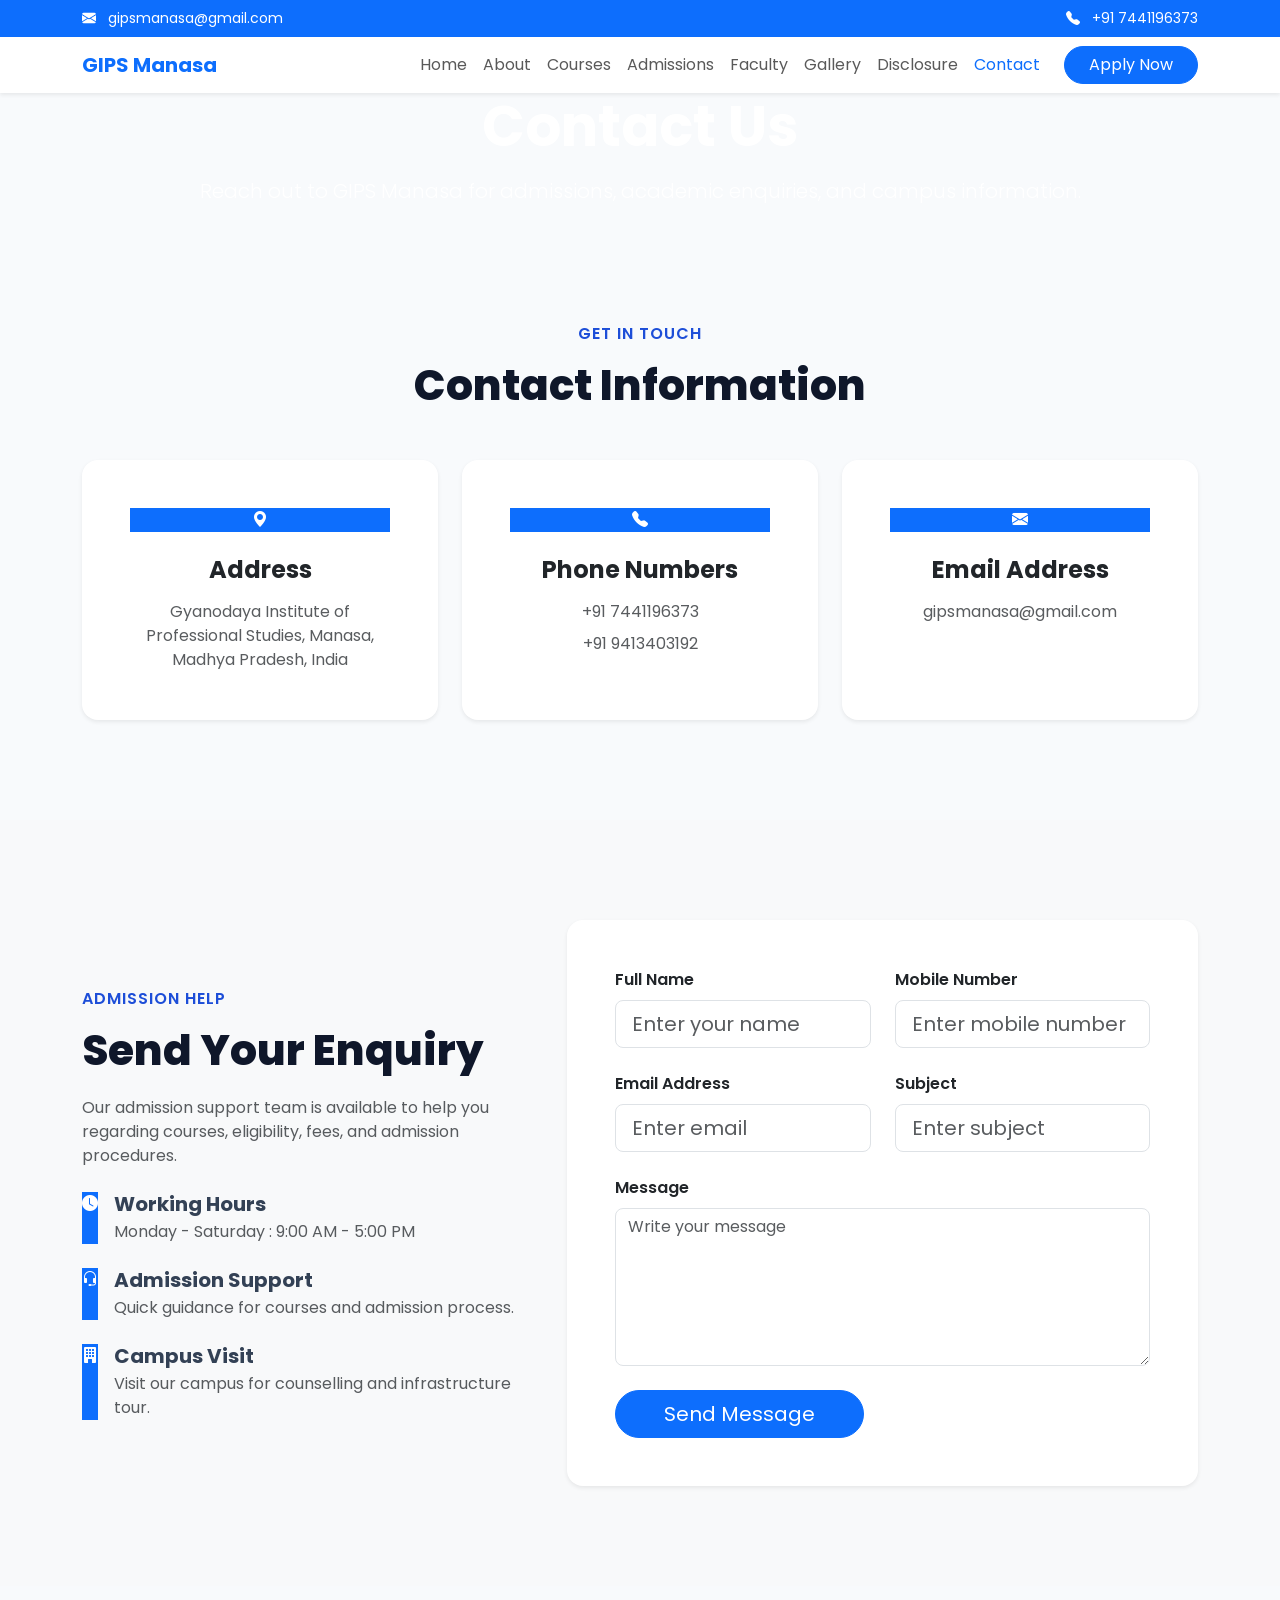
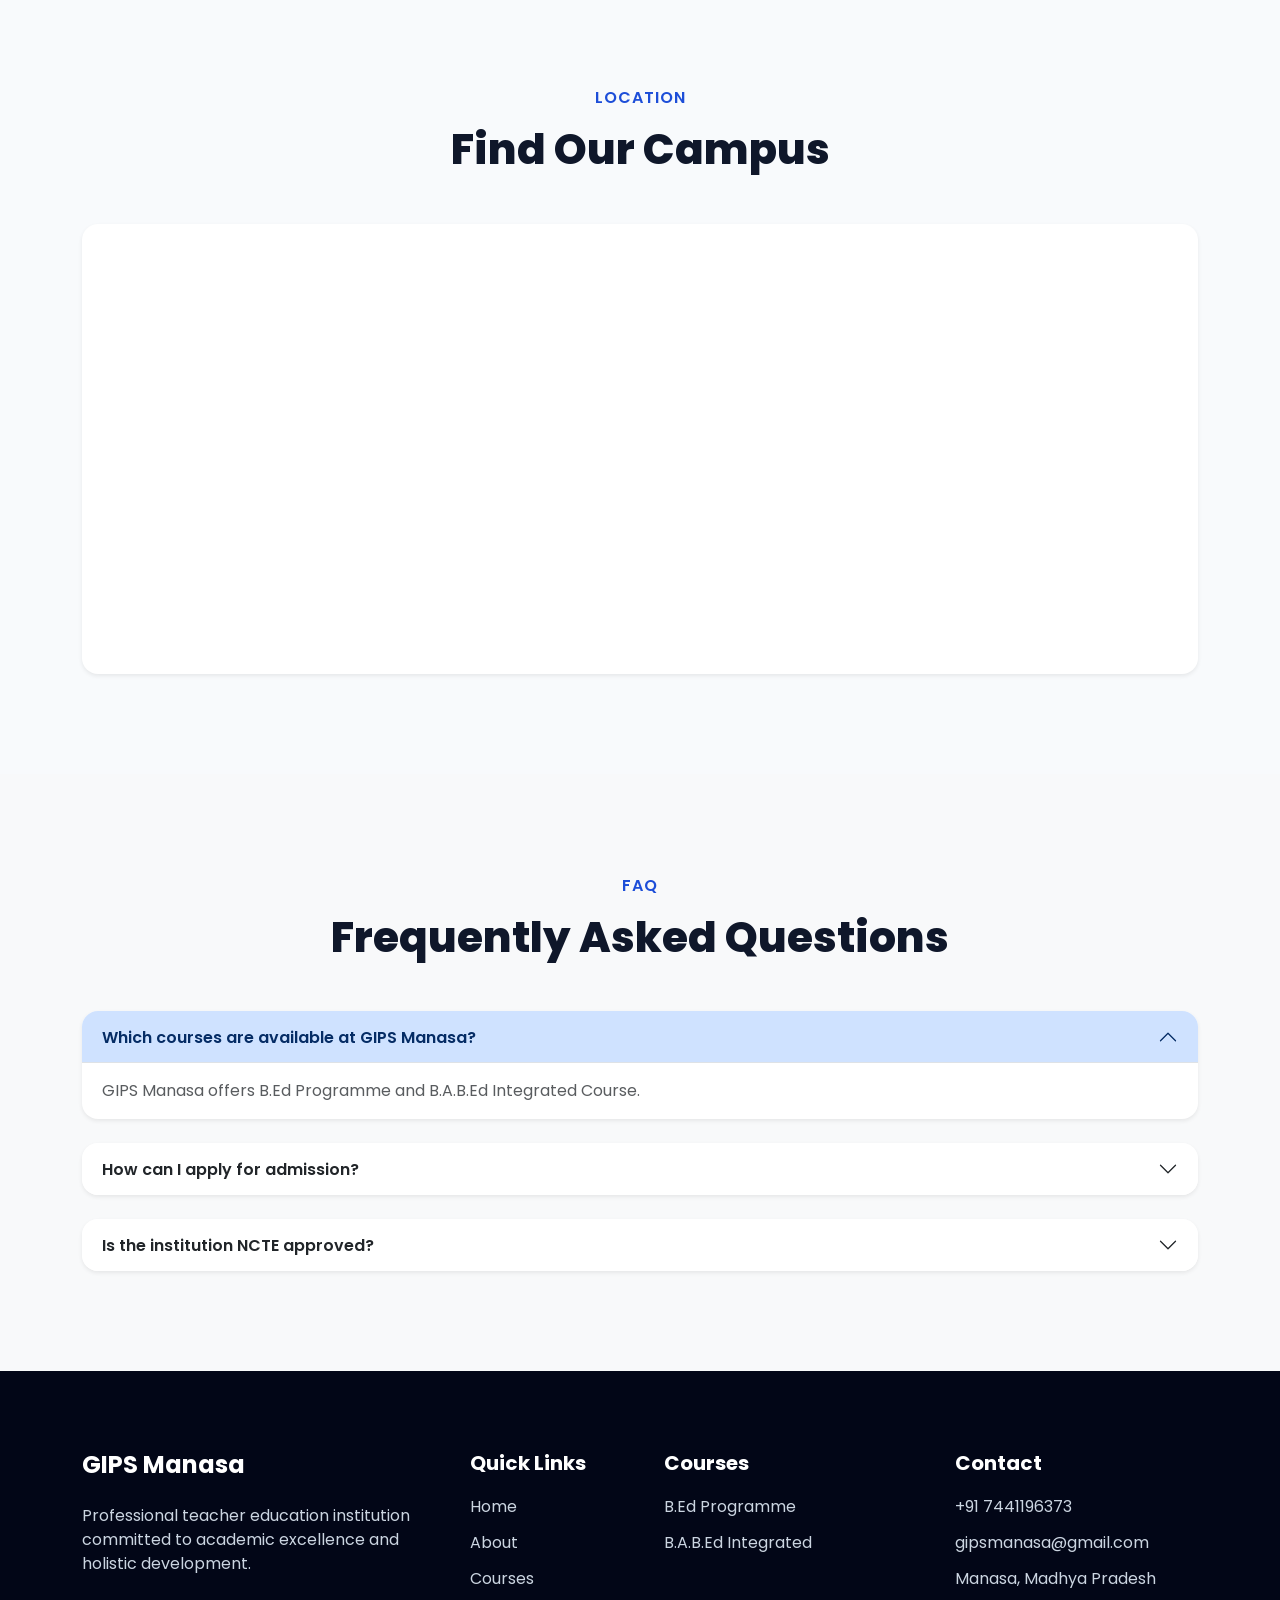
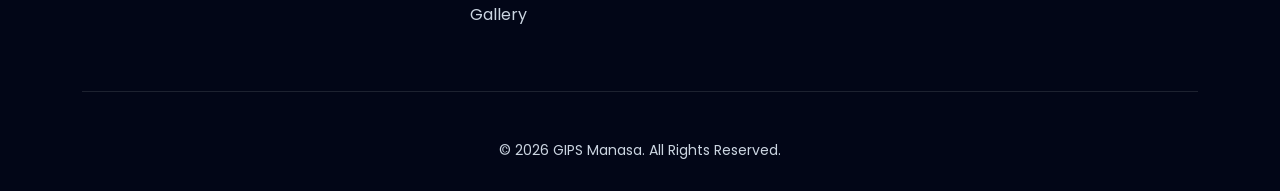
<file: contact.html>
<!DOCTYPE html>
<html lang="en">

<head>

  <meta charset="UTF-8">
  <meta name="viewport" content="width=device-width, initial-scale=1.0">

  <title>Contact Us | GIPS Manasa</title>

  <meta name="description"
    content="Contact Gyanodaya Institute of Professional Studies for admissions, enquiries, course details, and campus information.">

  <!-- Bootstrap -->
  <link href="https://cdn.jsdelivr.net/npm/bootstrap@5.3.3/dist/css/bootstrap.min.css" rel="stylesheet">

  <!-- Bootstrap Icons -->
  <link rel="stylesheet"
    href="https://cdn.jsdelivr.net/npm/bootstrap-icons@1.11.3/font/bootstrap-icons.min.css">

  <!-- AOS -->
  <link href="https://unpkg.com/aos@2.3.4/dist/aos.css" rel="stylesheet">

  <!-- CSS -->
  <link rel="stylesheet" href="assets/css/style.css">

</head>

<body>

  <!-- TOPBAR -->

  <div class="topbar py-2 bg-primary text-white small">

    <div class="container d-flex justify-content-between flex-wrap">

      <div>
        <i class="bi bi-envelope-fill me-2"></i>
        gipsmanasa@gmail.com
      </div>

      <div>
        <i class="bi bi-telephone-fill me-2"></i>
        +91 7441196373
      </div>

    </div>

  </div>

  <!-- NAVBAR -->

  <nav class="navbar navbar-expand-lg navbar-light bg-white shadow-sm sticky-top">

    <div class="container">

      <a class="navbar-brand fw-bold text-primary" href="index.html">
        GIPS Manasa
      </a>

      <button class="navbar-toggler" type="button" data-bs-toggle="collapse" data-bs-target="#navMenu">
        <span class="navbar-toggler-icon"></span>
      </button>

      <div class="collapse navbar-collapse" id="navMenu">

        <ul class="navbar-nav ms-auto align-items-lg-center">

          <li class="nav-item">
            <a class="nav-link" href="index.html">Home</a>
          </li>

          <li class="nav-item">
            <a class="nav-link" href="about.html">About</a>
          </li>

          <li class="nav-item">
            <a class="nav-link" href="courses.html">Courses</a>
          </li>

          <li class="nav-item">
            <a class="nav-link" href="admission.html">Admissions</a>
          </li>

          <li class="nav-item">
            <a class="nav-link" href="faculty.html">Faculty</a>
          </li>

          <li class="nav-item">
            <a class="nav-link" href="gallery.html">Gallery</a>
          </li>

          <li class="nav-item">
            <a class="nav-link" href="mandatory-disclosure.html">
              Disclosure
            </a>
          </li>

          <li class="nav-item">
            <a class="nav-link active text-primary" href="contact.html">
              Contact
            </a>
          </li>

          <li class="nav-item ms-lg-3 mt-3 mt-lg-0">
            <a href="admission.html"
              class="btn btn-primary rounded-pill px-4">
              Apply Now
            </a>
          </li>

        </ul>

      </div>

    </div>

  </nav>

  <!-- HERO -->

  <section class="page-hero text-white d-flex align-items-center">

    <div class="container text-center">

      <h1 class="display-4 fw-bold mb-3" data-aos="fade-up">
        Contact Us
      </h1>

      <p class="lead" data-aos="fade-up" data-aos-delay="100">
        Reach out to GIPS Manasa for admissions,
        academic enquiries, and campus information.
      </p>

    </div>

  </section>

  <!-- CONTACT INFO -->

  <section class="section-padding">

    <div class="container">

      <div class="text-center mb-5">

        <span class="section-subtitle">
          GET IN TOUCH
        </span>

        <h2 class="section-title">
          Contact Information
        </h2>

      </div>

      <div class="row g-4">

        <div class="col-lg-4 col-md-6" data-aos="fade-up">

          <div class="card border-0 shadow-sm rounded-4 p-5 text-center h-100">

            <div class="mb-4">

              <div class="icon-box bg-primary text-white mx-auto">
                <i class="bi bi-geo-alt-fill"></i>
              </div>

            </div>

            <h4 class="fw-bold mb-3">
              Address
            </h4>

            <p class="text-muted mb-0">
              Gyanodaya Institute of Professional Studies,
              Manasa, Madhya Pradesh, India
            </p>

          </div>

        </div>

        <div class="col-lg-4 col-md-6" data-aos="fade-up" data-aos-delay="100">

          <div class="card border-0 shadow-sm rounded-4 p-5 text-center h-100">

            <div class="mb-4">

              <div class="icon-box bg-primary text-white mx-auto">
                <i class="bi bi-telephone-fill"></i>
              </div>

            </div>

            <h4 class="fw-bold mb-3">
              Phone Numbers
            </h4>

            <p class="text-muted mb-2">
              +91 7441196373
            </p>

            <p class="text-muted mb-0">
              +91 9413403192
            </p>

          </div>

        </div>

        <div class="col-lg-4 col-md-6" data-aos="fade-up" data-aos-delay="200">

          <div class="card border-0 shadow-sm rounded-4 p-5 text-center h-100">

            <div class="mb-4">

              <div class="icon-box bg-primary text-white mx-auto">
                <i class="bi bi-envelope-fill"></i>
              </div>

            </div>

            <h4 class="fw-bold mb-3">
              Email Address
            </h4>

            <p class="text-muted mb-0">
              gipsmanasa@gmail.com
            </p>

          </div>

        </div>

      </div>

    </div>

  </section>

  <!-- CONTACT FORM -->

  <section class="section-padding bg-light">

    <div class="container">

      <div class="row g-5 align-items-center">

        <div class="col-lg-5" data-aos="fade-right">

          <span class="section-subtitle">
            ADMISSION HELP
          </span>

          <h2 class="section-title">
            Send Your Enquiry
          </h2>

          <p class="text-muted mb-4">
            Our admission support team is available to help
            you regarding courses, eligibility, fees,
            and admission procedures.
          </p>

          <div class="d-flex gap-3 mb-4">

            <div class="icon-box bg-primary text-white">
              <i class="bi bi-clock-fill"></i>
            </div>

            <div>

              <h5 class="fw-bold mb-1">
                Working Hours
              </h5>

              <p class="text-muted mb-0">
                Monday - Saturday : 9:00 AM - 5:00 PM
              </p>

            </div>

          </div>

          <div class="d-flex gap-3 mb-4">

            <div class="icon-box bg-primary text-white">
              <i class="bi bi-headset"></i>
            </div>

            <div>

              <h5 class="fw-bold mb-1">
                Admission Support
              </h5>

              <p class="text-muted mb-0">
                Quick guidance for courses and admission process.
              </p>

            </div>

          </div>

          <div class="d-flex gap-3">

            <div class="icon-box bg-primary text-white">
              <i class="bi bi-building-fill"></i>
            </div>

            <div>

              <h5 class="fw-bold mb-1">
                Campus Visit
              </h5>

              <p class="text-muted mb-0">
                Visit our campus for counselling and infrastructure tour.
              </p>

            </div>

          </div>

        </div>

        <div class="col-lg-7" data-aos="fade-left">

          <div class="card border-0 shadow-sm rounded-4 p-5">

            <form>

              <div class="row">

                <div class="col-md-6 mb-4">

                  <label class="form-label fw-semibold">
                    Full Name
                  </label>

                  <input type="text"
                    class="form-control form-control-lg rounded-3"
                    placeholder="Enter your name">

                </div>

                <div class="col-md-6 mb-4">

                  <label class="form-label fw-semibold">
                    Mobile Number
                  </label>

                  <input type="text"
                    class="form-control form-control-lg rounded-3"
                    placeholder="Enter mobile number">

                </div>

              </div>

              <div class="row">

                <div class="col-md-6 mb-4">

                  <label class="form-label fw-semibold">
                    Email Address
                  </label>

                  <input type="email"
                    class="form-control form-control-lg rounded-3"
                    placeholder="Enter email">

                </div>

                <div class="col-md-6 mb-4">

                  <label class="form-label fw-semibold">
                    Subject
                  </label>

                  <input type="text"
                    class="form-control form-control-lg rounded-3"
                    placeholder="Enter subject">

                </div>

              </div>

              <div class="mb-4">

                <label class="form-label fw-semibold">
                  Message
                </label>

                <textarea class="form-control rounded-3"
                  rows="6"
                  placeholder="Write your message"></textarea>

              </div>

              <button type="submit"
                class="btn btn-primary btn-lg rounded-pill px-5">
                Send Message
              </button>

            </form>

          </div>

        </div>

      </div>

    </div>

  </section>

  <!-- GOOGLE MAP -->

  <section class="section-padding">

    <div class="container">

      <div class="text-center mb-5">

        <span class="section-subtitle">
          LOCATION
        </span>

        <h2 class="section-title">
          Find Our Campus
        </h2>

      </div>

      <div class="card border-0 shadow-sm rounded-4 overflow-hidden">

        <iframe
          src="https://www.google.com/maps?q=Manasa,Madhya%20Pradesh&output=embed"
          width="100%"
          height="450"
          style="border:0;"
          allowfullscreen=""
          loading="lazy">
        </iframe>

      </div>

    </div>

  </section>

  <!-- FAQ -->

  <section class="section-padding bg-light">

    <div class="container">

      <div class="text-center mb-5">

        <span class="section-subtitle">
          FAQ
        </span>

        <h2 class="section-title">
          Frequently Asked Questions
        </h2>

      </div>

      <div class="accordion" id="faqAccordion">

        <div class="accordion-item border-0 shadow-sm rounded-4 mb-4 overflow-hidden">

          <h2 class="accordion-header">

            <button class="accordion-button fw-semibold"
              type="button"
              data-bs-toggle="collapse"
              data-bs-target="#faq1">

              Which courses are available at GIPS Manasa?

            </button>

          </h2>

          <div id="faq1"
            class="accordion-collapse collapse show"
            data-bs-parent="#faqAccordion">

            <div class="accordion-body text-muted">

              GIPS Manasa offers B.Ed Programme and B.A.B.Ed Integrated Course.

            </div>

          </div>

        </div>

        <div class="accordion-item border-0 shadow-sm rounded-4 mb-4 overflow-hidden">

          <h2 class="accordion-header">

            <button class="accordion-button collapsed fw-semibold"
              type="button"
              data-bs-toggle="collapse"
              data-bs-target="#faq2">

              How can I apply for admission?

            </button>

          </h2>

          <div id="faq2"
            class="accordion-collapse collapse"
            data-bs-parent="#faqAccordion">

            <div class="accordion-body text-muted">

              Students can apply online through admission enquiry forms
              or directly visit the campus for counselling and registration.

            </div>

          </div>

        </div>

        <div class="accordion-item border-0 shadow-sm rounded-4 overflow-hidden">

          <h2 class="accordion-header">

            <button class="accordion-button collapsed fw-semibold"
              type="button"
              data-bs-toggle="collapse"
              data-bs-target="#faq3">

              Is the institution NCTE approved?

            </button>

          </h2>

          <div id="faq3"
            class="accordion-collapse collapse"
            data-bs-parent="#faqAccordion">

            <div class="accordion-body text-muted">

              Yes, GIPS Manasa is recognized and operates according to NCTE norms.

            </div>

          </div>

        </div>

      </div>

    </div>

  </section>

  <!-- FOOTER -->

  <footer class="footer-section">

    <div class="container">

      <div class="row g-5">

        <div class="col-lg-4">

          <h4 class="fw-bold text-white mb-4">
            GIPS Manasa
          </h4>

          <p>
            Professional teacher education institution committed
            to academic excellence and holistic development.
          </p>

        </div>

        <div class="col-lg-2">

          <h5 class="footer-title">
            Quick Links
          </h5>

          <ul class="list-unstyled footer-links">

            <li><a href="index.html">Home</a></li>
            <li><a href="about.html">About</a></li>
            <li><a href="courses.html">Courses</a></li>
            <li><a href="gallery.html">Gallery</a></li>

          </ul>

        </div>

        <div class="col-lg-3">

          <h5 class="footer-title">
            Courses
          </h5>

          <ul class="list-unstyled footer-links">

            <li>B.Ed Programme</li>
            <li>B.A.B.Ed Integrated</li>

          </ul>

        </div>

        <div class="col-lg-3">

          <h5 class="footer-title">
            Contact
          </h5>

          <ul class="list-unstyled footer-links">

            <li>+91 7441196373</li>
            <li>gipsmanasa@gmail.com</li>
            <li>Manasa, Madhya Pradesh</li>

          </ul>

        </div>

      </div>

      <hr class="border-secondary my-5">

      <div class="text-center small">

        © 2026 GIPS Manasa. All Rights Reserved.

      </div>

    </div>

  </footer>

  <!-- JS -->

  <script src="https://cdn.jsdelivr.net/npm/bootstrap@5.3.3/dist/js/bootstrap.bundle.min.js"></script>

  <script src="https://unpkg.com/aos@2.3.4/dist/aos.js"></script>

  <script src="assets/js/main.js"></script>

</body>

</html>
</file>
<file: assets/css/style.css>
@import url('https://fonts.googleapis.com/css2?family=Poppins:wght@300;400;500;600;700;800&display=swap');

:root{
  --primary:#1d4ed8;
  --secondary:#0f172a;
  --light:#f8fafc;
}

body{
  font-family:'Poppins',sans-serif;
  color:#334155;
  background:var(--light);
}

a{
  text-decoration:none;
}

.section-padding{
  padding:100px 0;
}

.section-subtitle{
  color:var(--primary);
  font-weight:600;
  letter-spacing:1px;
  text-transform:uppercase;
}

.section-title{
  font-size:42px;
  font-weight:800;
  margin:15px 0 20px;
  color:var(--secondary);
}

/* HERO SLIDER */

.hero-slider .carousel-item {
  position: relative;
}

.hero-slide {
  min-height: 92vh;
}

.hero-slider .carousel-indicators button {
  width: 12px;
  height: 12px;
  border-radius: 50%;
}

.hero-slider .carousel-control-prev,
.hero-slider .carousel-control-next {
  width: 5%;
}

.hero-slider .carousel-control-prev-icon,
.hero-slider .carousel-control-next-icon {
  background-size: 70%;
}

@media (max-width: 768px) {

  .hero-slide {
    min-height: 80vh;
    text-align: center;
  }

  .hero-slide h1 {
    font-size: 2.2rem;
  }

}

.hero-section{
  min-height:100vh;
  background:
  linear-gradient(rgba(2,6,23,0.75), rgba(2,6,23,0.75)),
  url('../images/hero.jpg');

  background-size:cover;
  background-position:center;
  padding:120px 0;
}

.cta-section{
  padding:120px 0;

  background:
  linear-gradient(rgba(29,78,216,0.9), rgba(29,78,216,0.9)),
  url('../images/cta.jpg');

  background-size:cover;
  background-position:center;
}

.footer-section{
  background:#020617;
  color:#cbd5e1;
  padding:80px 0 30px;
}

.footer-title{
  color:#fff;
  font-weight:700;
  margin-bottom:20px;
}

.footer-links li{
  margin-bottom:12px;
}

.footer-links a{
  color:#cbd5e1;
}

.footer-links a:hover{
  color:#fff;
}

.card{
  transition:0.3s;
}

.card:hover{
  transform:translateY(-8px);
}

@media(max-width:991px){

  .section-title{
    font-size:34px;
  }

  .hero-section{
    text-align:center;
  }

}
</file>
